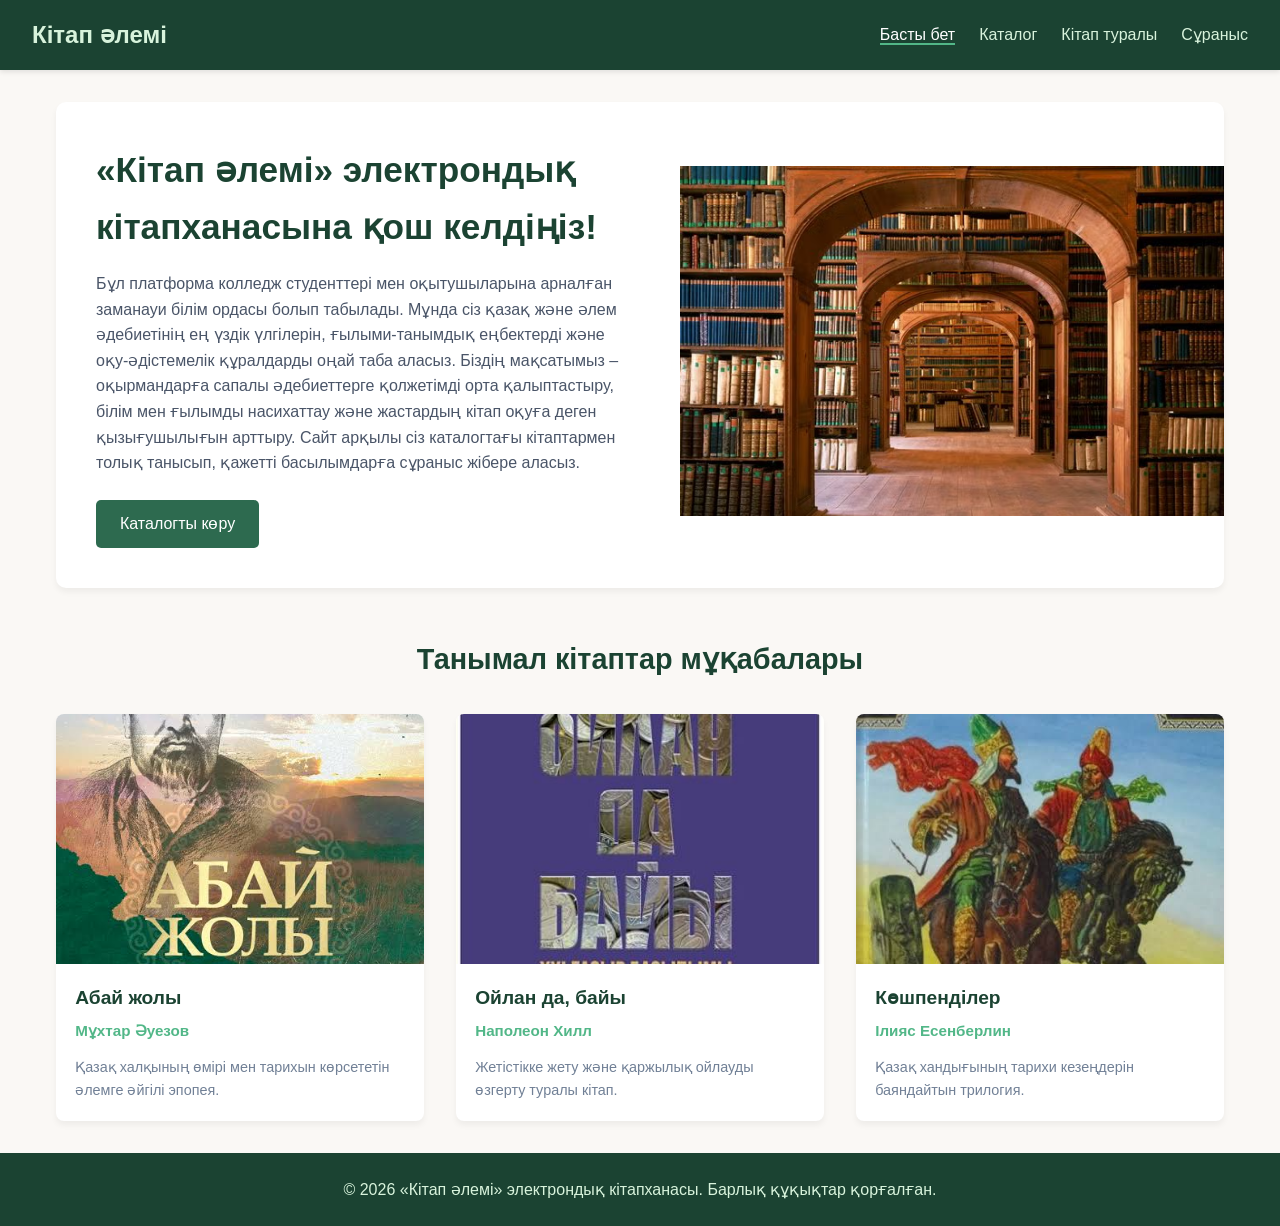
<file: index.html>
<!DOCTYPE html>
<html lang="kk">
<head>
    <meta charset="UTF-8">
    <meta name="viewport" content="width=device-width, initial-scale=1.0">
    <title>Кітап әлемі — Басты бет</title>
    <link rel="stylesheet" href="style.css">
</head>
<body>

    <!-- Жоғарғы мәзір -->
    <header>
        <div class="logo">Кітап әлемі</div>
        <nav>
            <ul>
                <li><a href="index.html" class="active">Басты бет</a></li>
                <li><a href="catalog.html">Каталог</a></li>
                <li><a href="detail.html">Кітап туралы</a></li>
                <li><a href="request.html">Сұраныс</a></li>
            </ul>
        </nav>
    </header>

    <!-- Негізгі бөлім -->
    <main>
        <section class="hero">
            <div class="hero-text">
                <h1>«Кітап әлемі» электрондық кітапханасына қош келдіңіз!</h1>
                <p>Бұл платформа колледж студенттері мен оқытушыларына арналған заманауи білім ордасы болып табылады. Мұнда сіз қазақ және әлем әдебиетінің ең үздік үлгілерін, ғылыми-танымдық еңбектерді және оқу-әдістемелік құралдарды оңай таба аласыз. Біздің мақсатымыз – оқырмандарға сапалы әдебиеттерге қолжетімді орта қалыптастыру, білім мен ғылымды насихаттау және жастардың кітап оқуға деген қызығушылығын арттыру. Сайт арқылы сіз каталогтағы кітаптармен толық танысып, қажетті басылымдарға сұраныс жібере аласыз.</p>
                <a href="catalog.html" class="btn">Каталогты көру</a>
            </div>
            <div class="hero-image">
                <img src="images/library.jpg" alt="Кітапхана интерьері">
            </div>
        </section>

        <h2 class="section-title">Танымал кітаптар мұқабалары</h2>
        
        <div class="books-grid">
            <div class="book-card">
                <img src="images/book1.jpg" alt="Абай жолы">
                <div class="book-info">
                    <h3 class="book-title">Абай жолы</h3>
                    <div class="book-author">Мұхтар Әуезов</div>
                    <p class="book-desc">Қазақ халқының өмірі мен тарихын көрсететін әлемге әйгілі эпопея.</p>
                </div>
            </div>

            <div class="book-card">
                <img src="images/book2.jpg" alt="Ойлан да, байы">
                <div class="book-info">
                    <h3 class="book-title">Ойлан да, байы</h3>
                    <div class="book-author">Наполеон Хилл</div>
                    <p class="book-desc">Жетістікке жету және қаржылық ойлауды өзгерту туралы кітап.</p>
                </div>
            </div>

            <div class="book-card">
                <img src="images/book3.jpg" alt="Көшпенділер">
                <div class="book-info">
                    <h3 class="book-title">Көшпенділер</h3>
                    <div class="book-author">Ілияс Есенберлин</div>
                    <p class="book-desc">Қазақ хандығының тарихи кезеңдерін баяндайтын трилогия.</p>
                </div>
            </div>
        </div>
    </main>

    <!-- Төменгі бөлік -->
    <footer>
        <p>&copy; 2026 «Кітап әлемі» электрондық кітапханасы. Барлық құқықтар қорғалған.</p>
    </footer>

</body>
</html>
</file>
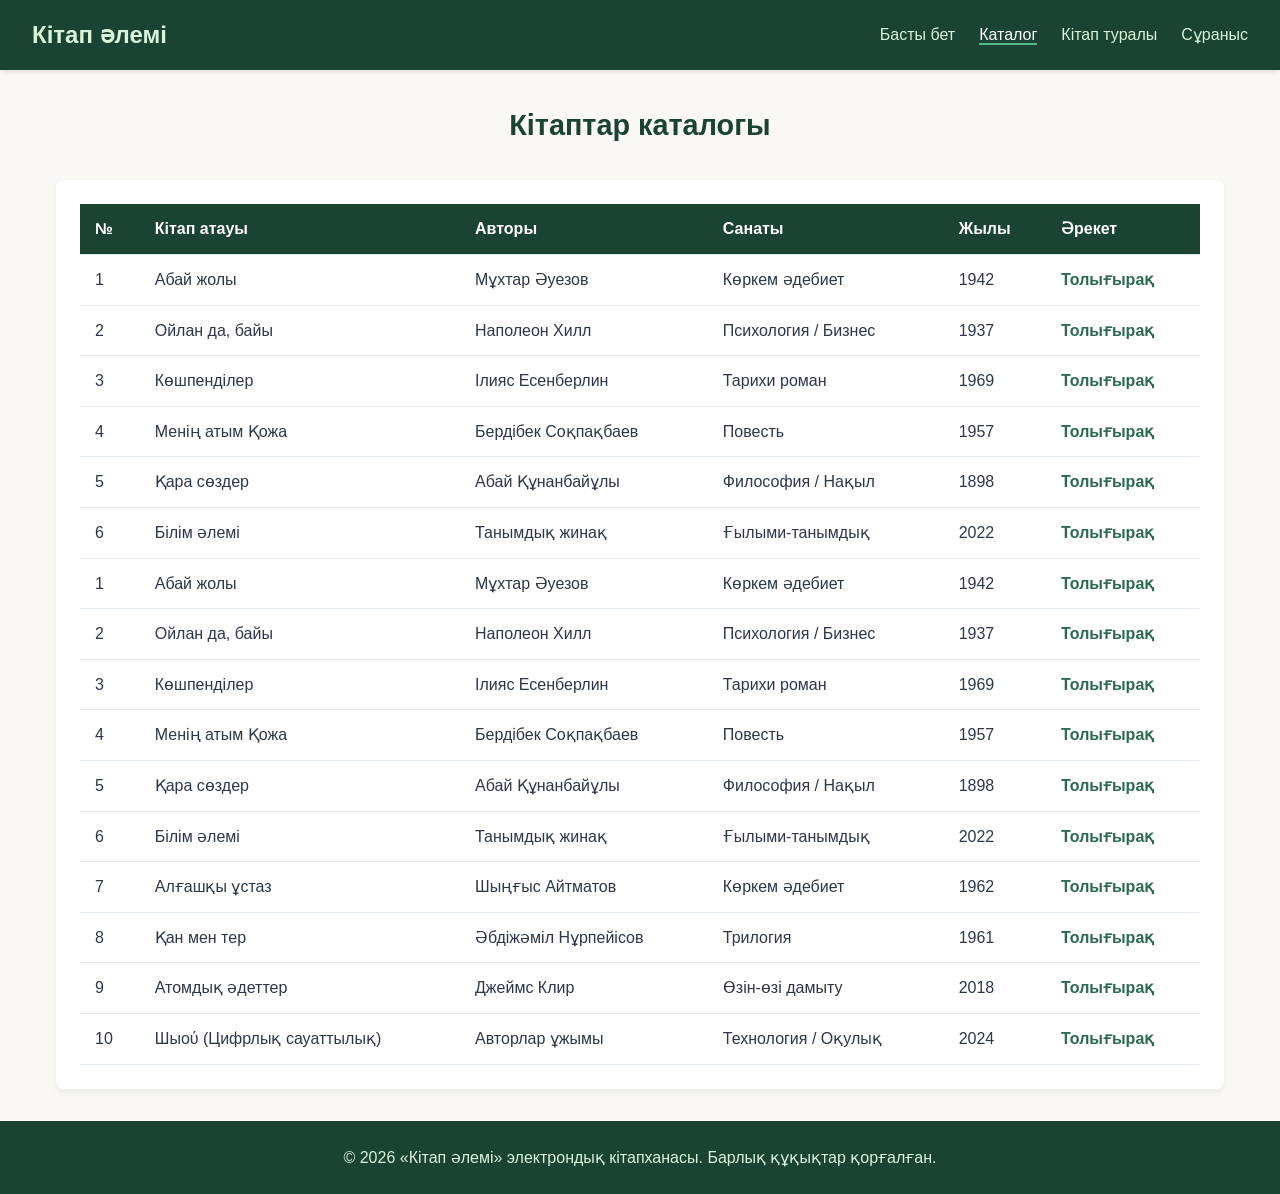
<file: catalog.html>
<!DOCTYPE html>
<html lang="kk">
<head>
    <meta charset="UTF-8">
    <meta name="viewport" content="width=device-width, initial-scale=1.0">
    <title>Кітап әлемі — Каталог</title>
    <link rel="stylesheet" href="style.css">
</head>
<body>

    <header>
        <div class="logo">Кітап әлемі</div>
        <nav>
            <ul>
                <li><a href="index.html">Басты бет</a></li>
                <li><a href="catalog.html" class="active">Каталог</a></li>
                <li><a href="detail.html">Кітап туралы</a></li>
                <li><a href="request.html">Сұраныс</a></li>
            </ul>
        </nav>
    </header>

    <main>
        <h2 class="section-title">Кітаптар каталогы</h2>
        
        <div class="table-container">
            <table class="catalog-table">
                <thead>
                    <tr>
                        <th>№</th>
                        <th>Кітап атауы</th>
                        <th>Авторы</th>
                        <th>Санаты</th>
                        <th>Жылы</th>
                        <th>Әрекет</th>
                    </tr>
                </thead>
                <tbody>
		<tr>
    <td>1</td>
    <td>Абай жолы</td>
    <td>Мұхтар Әуезов</td>
    <td>Көркем әдебиет</td>
    <td>1942</td>
    <td><a href="detail1.html">Толығырақ</a></td>
</tr>
<tr>
    <td>2</td>
    <td>Ойлан да, байы</td>
    <td>Наполеон Хилл</td>
    <td>Психология / Бизнес</td>
    <td>1937</td>
    <td><a href="detail2.html">Толығырақ</a></td>
</tr>
<tr>
    <td>3</td>
    <td>Көшпенділер</td>
    <td>Ілияс Есенберлин</td>
    <td>Тарихи роман</td>
    <td>1969</td>
    <td><a href="detail3.html">Толығырақ</a></td>
</tr>
<tr>
    <td>4</td>
    <td>Менің атым Қожа</td>
    <td>Бердібек Соқпақбаев</td>
    <td>Повесть</td>
    <td>1957</td>
    <td><a href="detail4.html">Толығырақ</a></td>
</tr>
<tr>
    <td>5</td>
    <td>Қара сөздер</td>
    <td>Абай Құнанбайұлы</td>
    <td>Философия / Нақыл</td>
    <td>1898</td>
    <td><a href="detail5.html">Толығырақ</a></td>
</tr>
<tr>
    <td>6</td>
    <td>Білім әлемі</td>
    <td>Танымдық жинақ</td>
    <td>Ғылыми-танымдық</td>
    <td>2022</td>
    <td><a href="detail6.html">Толығырақ</a></td>
</tr>
                    <tr>
                        <td>1</td>
                        <td>Абай жолы</td>
                        <td>Мұхтар Әуезов</td>
                        <td>Көркем әдебиет</td>
                        <td>1942</td>
                        <td><a href="detail.html">Толығырақ</a></td>
                    </tr>
                    <tr>
                        <td>2</td>
                        <td>Ойлан да, байы</td>
                        <td>Наполеон Хилл</td>
                        <td>Психология / Бизнес</td>
                        <td>1937</td>
                        <td><a href="detail.html">Толығырақ</a></td>
                    </tr>
                    <tr>
                        <td>3</td>
                        <td>Көшпенділер</td>
                        <td>Ілияс Есенберлин</td>
                        <td>Тарихи роман</td>
                        <td>1969</td>
                        <td><a href="detail.html">Толығырақ</a></td>
                    </tr>
                    <tr>
                        <td>4</td>
                        <td>Менің атым Қожа</td>
                        <td>Бердібек Соқпақбаев</td>
                        <td>Повесть</td>
                        <td>1957</td>
                        <td><a href="detail.html">Толығырақ</a></td>
                    </tr>
                    <tr>
                        <td>5</td>
                        <td>Қара сөздер</td>
                        <td>Абай Құнанбайұлы</td>
                        <td>Философия / Нақыл</td>
                        <td>1898</td>
                        <td><a href="detail.html">Толығырақ</a></td>
                    </tr>
                    <tr>
                        <td>6</td>
                        <td>Білім әлемі</td>
                        <td>Танымдық жинақ</td>
                        <td>Ғылыми-танымдық</td>
                        <td>2022</td>
                        <td><a href="detail.html">Толығырақ</a></td>
                    </tr>
                    <tr>
                        <td>7</td>
                        <td>Алғашқы ұстаз</td>
                        <td>Шыңғыс Айтматов</td>
                        <td>Көркем әдебиет</td>
                        <td>1962</td>
                        <td><a href="detail.html">Толығырақ</a></td>
                    </tr>
                    <tr>
                        <td>8</td>
                        <td>Қан мен тер</td>
                        <td>Әбдіжәміл Нұрпейісов</td>
                        <td>Трилогия</td>
                        <td>1961</td>
                        <td><a href="detail.html">Толығырақ</a></td>
                    </tr>
                    <tr>
                        <td>9</td>
                        <td>Атомдық әдеттер</td>
                        <td>Джеймс Клир</td>
                        <td>Өзін-өзі дамыту</td>
                        <td>2018</td>
                        <td><a href="detail.html">Толығырақ</a></td>
                    </tr>
                    <tr>
                        <td>10</td>
                        <td>Шыού (Цифрлық сауаттылық)</td>
                        <td>Авторлар ұжымы</td>
                        <td>Технология / Оқулық</td>
                        <td>2024</td>
                        <td><a href="detail.html">Толығырақ</a></td>
                    </tr>
                </tbody>
            </table>
        </div>
    </main>

    <footer>
        <p>&copy; 2026 «Кітап әлемі» электрондық кітапханасы. Барлық құқықтар қорғалған.</p>
    </footer>

</body>
</html>
</file>
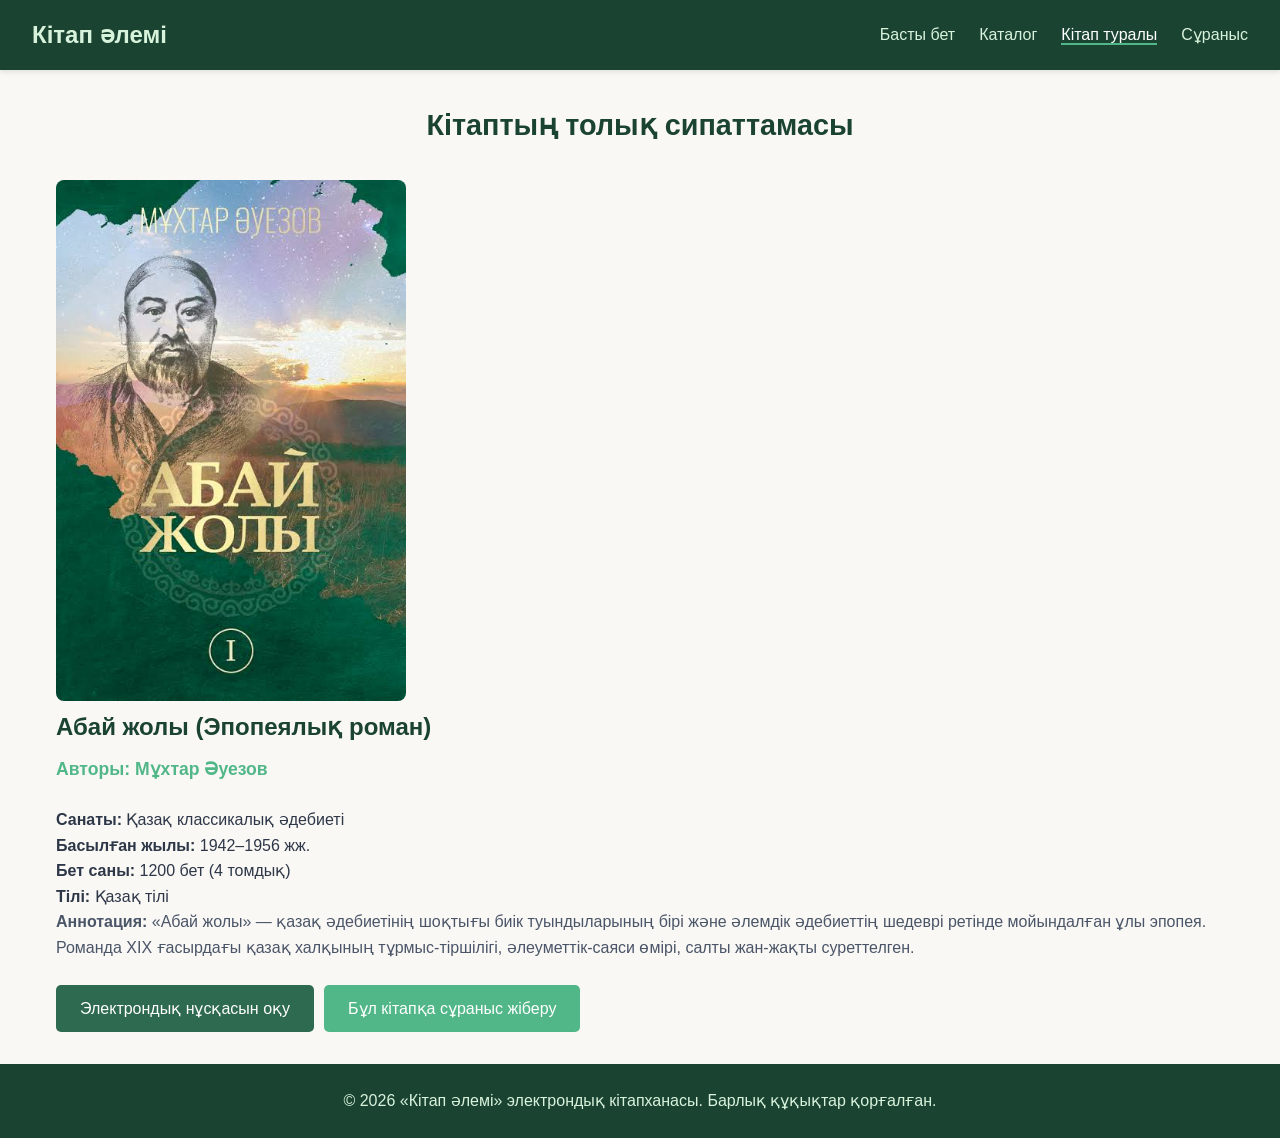
<file: detail.html>
<!DOCTYPE html>
<html lang="kk">
<head>
    <meta charset="UTF-8">
    <meta name="viewport" content="width=device-width, initial-scale=1.0">
    <title>Абай жолы — Кітап әлемі</title>
    <link rel="stylesheet" href="style.css">
</head>
<body>
    <header>
        <div class="logo">Кітап әлемі</div>
        <nav>
            <ul>
                <li><a href="index.html">Басты бет</a></li>
                <li><a href="catalog.html">Каталог</a></li>
                <li><a href="detail1.html" class="active">Кітап туралы</a></li>
                <li><a href="request.html">Сұраныс</a></li>
            </ul>
        </nav>
    </header>

    <main>
        <h1 class="section-title">Кітаптың толық сипаттамасы</h1>
        <div class="detail-card">
            <div class="detail-img">
                <img src="images/book1.jpg" alt="Абай жолы">
            </div>
            <div class="detail-info">
                <h2>Абай жолы (Эпопеялық роман)</h2>
                <p class="author">Авторы: Мұхтар Әуезов</p>
                <div class="meta-item"><strong>Санаты:</strong> Қазақ классикалық әдебиеті</div>
                <div class="meta-item"><strong>Басылған жылы:</strong> 1942–1956 жж.</div>
                <div class="meta-item"><strong>Бет саны:</strong> 1200 бет (4 томдық)</div>
                <div class="meta-item"><strong>Тілі:</strong> Қазақ тілі</div>
                
                <p class="annotation"><strong>Аннотация:</strong> «Абай жолы» — қазақ әдебиетінің шоқтығы биік туындыларының бірі және әлемдік әдебиеттің шедеврі ретінде мойындалған ұлы эпопея. Романда XIX ғасырдағы қазақ халқының тұрмыс-тіршілігі, әлеуметтік-саяси өмірі, салты жан-жақты суреттелген.</p>
                
                <div style="display: flex; gap: 10px; margin-top: 1.5rem; flex-wrap: wrap;">
                    <a href="https://kitap.kz/books/abaj_zholy_1_tom/read" target="_blank" class="btn" style="background-color: #2D6A4F;">Электрондық нұсқасын оқу</a>
                    <a href="request.html" class="btn" style="background-color: #52B788;">Бұл кітапқа сұраныс жіберу</a>
                </div>
            </div>
        </div>
    </main>

    <footer>
        <p>&copy; 2026 «Кітап әлемі» электрондық кітапханасы. Барлық құқықтар қорғалған.</p>
    </footer>
</body>
</html>
</file>
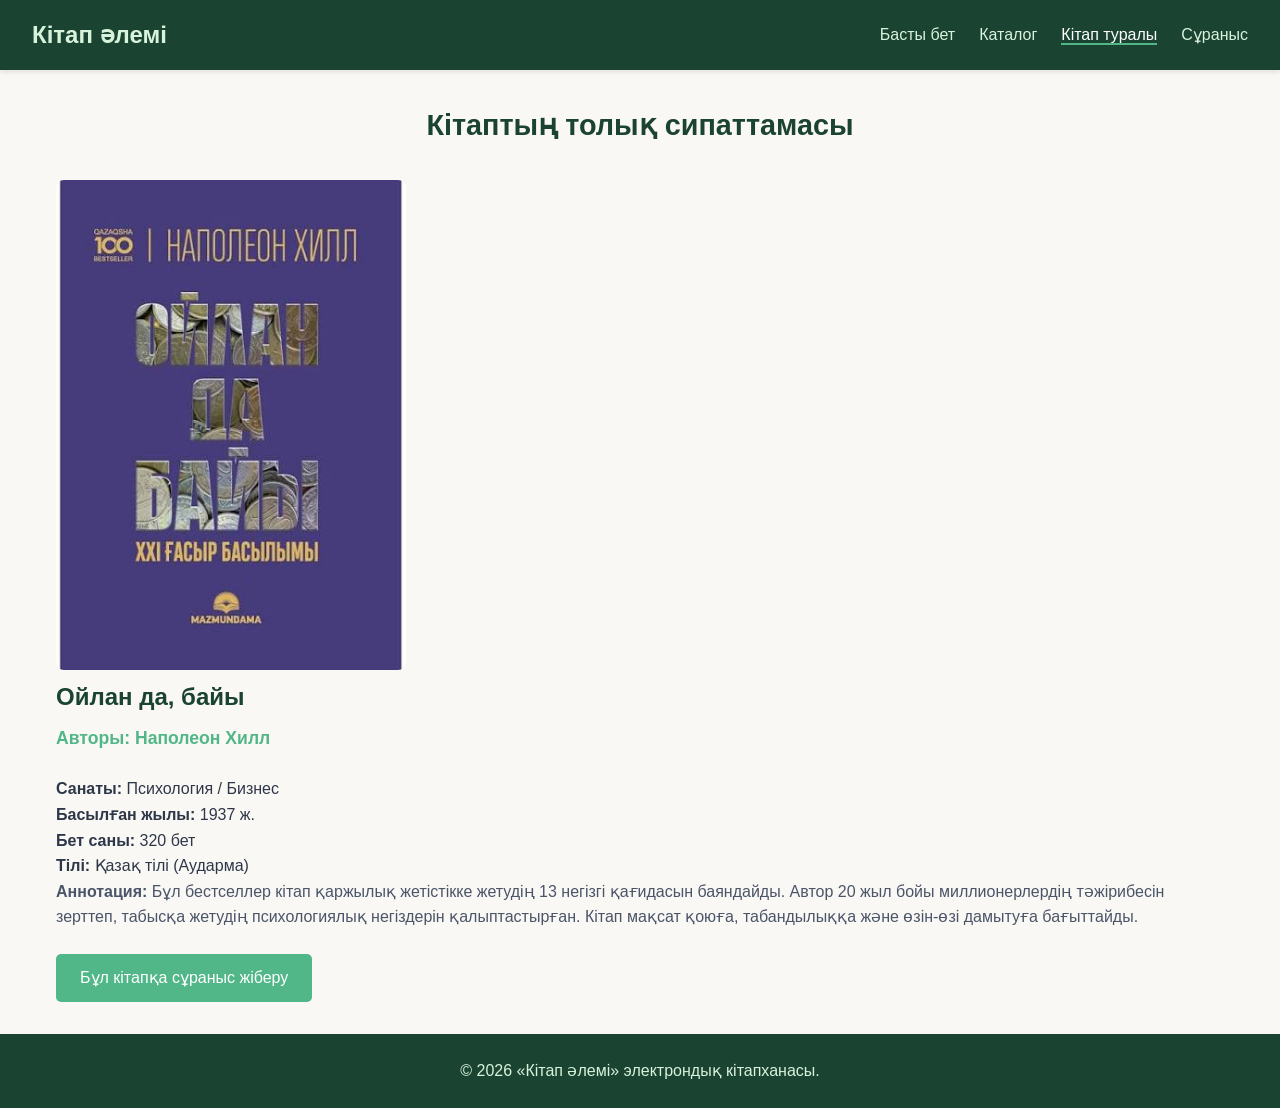
<file: detail2.html>
<!DOCTYPE html>
<html lang="kk">
<head>
    <meta charset="UTF-8">
    <meta name="viewport" content="width=device-width, initial-scale=1.0">
    <title>Ойлан да, байы — Кітап әлемі</title>
    <link rel="stylesheet" href="style.css">
</head>
<body>
    <header>
        <div class="logo">Кітап әлемі</div>
        <nav>
            <ul>
                <li><a href="index.html">Басты бет</a></li>
                <li><a href="catalog.html">Каталог</a></li>
                <li><a href="detail2.html" class="active">Кітап туралы</a></li>
                <li><a href="request.html">Сұраныс</a></li>
            </ul>
        </nav>
    </header>

    <main>
        <h1 class="section-title">Кітаптың толық сипаттамасы</h1>
        <div class="detail-card">
            <div class="detail-img">
                <img src="images/book2.jpg" alt="Ойлан да, байы">
            </div>
            <div class="detail-info">
                <h2>Ойлан да, байы</h2>
                <p class="author">Авторы: Наполеон Хилл</p>
                <div class="meta-item"><strong>Санаты:</strong> Психология / Бизнес</div>
                <div class="meta-item"><strong>Басылған жылы:</strong> 1937 ж.</div>
                <div class="meta-item"><strong>Бет саны:</strong> 320 бет</div>
                <div class="meta-item"><strong>Тілі:</strong> Қазақ тілі (Аударма)</div>
                
                <p class="annotation"><strong>Аннотация:</strong> Бұл бестселлер кітап қаржылық жетістікке жетудің 13 негізгі қағидасын баяндайды. Автор 20 жыл бойы миллионерлердің тәжірибесін зерттеп, табысқа жетудің психологиялық негіздерін қалыптастырған. Кітап мақсат қоюға, табандылыққа және өзін-өзі дамытуға бағыттайды.</p>

                <div style="display: flex; gap: 10px; margin-top: 1.5rem; flex-wrap: wrap;">
                    <a href="request.html" class="btn" style="background-color: #52B788;">Бұл кітапқа сұраныс жіберу</a>
                </div>
            </div>
        </div>
    </main>

    <footer>
        <p>&copy; 2026 «Кітап әлемі» электрондық кітапханасы.</p>
    </footer>
</body>
</html>
</file>
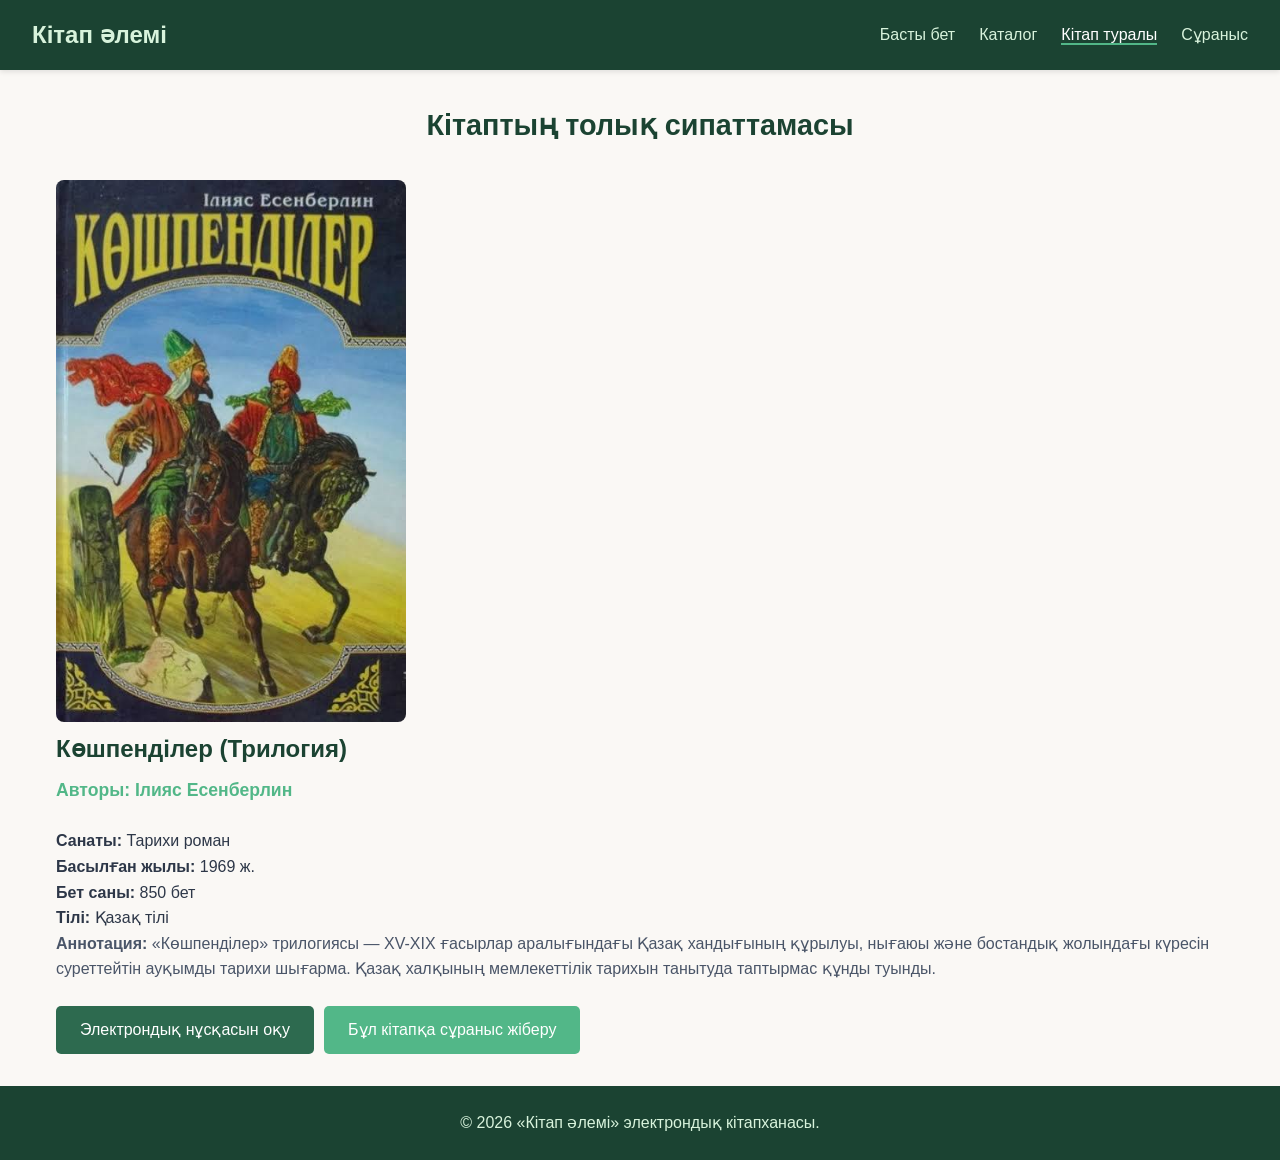
<file: detail3.html>
<!DOCTYPE html>
<html lang="kk">
<head>
    <meta charset="UTF-8">
    <meta name="viewport" content="width=device-width, initial-scale=1.0">
    <title>Көшпенділер — Кітап әлемі</title>
    <link rel="stylesheet" href="style.css">
</head>
<body>
    <header>
        <div class="logo">Кітап әлемі</div>
        <nav>
            <ul>
                <li><a href="index.html">Басты бет</a></li>
                <li><a href="catalog.html">Каталог</a></li>
                <li><a href="detail3.html" class="active">Кітап туралы</a></li>
                <li><a href="request.html">Сұраныс</a></li>
            </ul>
        </nav>
    </header>

    <main>
        <h1 class="section-title">Кітаптың толық сипаттамасы</h1>
        <div class="detail-card">
            <div class="detail-img">
                <img src="images/book3.jpg" alt="Көшпенділер">
            </div>
            <div class="detail-info">
                <h2>Көшпенділер (Трилогия)</h2>
                <p class="author">Авторы: Ілияс Есенберлин</p>
                <div class="meta-item"><strong>Санаты:</strong> Тарихи роман</div>
                <div class="meta-item"><strong>Басылған жылы:</strong> 1969 ж.</div>
                <div class="meta-item"><strong>Бет саны:</strong> 850 бет</div>
                <div class="meta-item"><strong>Тілі:</strong> Қазақ тілі</div>
                
                <p class="annotation"><strong>Аннотация:</strong> «Көшпенділер» трилогиясы — XV-XIX ғасырлар аралығындағы Қазақ хандығының құрылуы, нығаюы және бостандық жолындағы күресін суреттейтін ауқымды тарихи шығарма. Қазақ халқының мемлекеттілік тарихын танытуда таптырмас құнды туынды.</p>

                <div style="display: flex; gap: 10px; margin-top: 1.5rem; flex-wrap: wrap;">
                    <a href="https://kitap.kz/books/koshpendiler_1_kitap/read" target="_blank" class="btn" style="background-color: #2D6A4F;">Электрондық нұсқасын оқу</a>
                    <a href="request.html" class="btn" style="background-color: #52B788;">Бұл кітапқа сұраныс жіберу</a>
                </div>
            </div>
        </div>
    </main>

    <footer>
        <p>&copy; 2026 «Кітап әлемі» электрондық кітапханасы.</p>
    </footer>
</body>
</html>
</file>
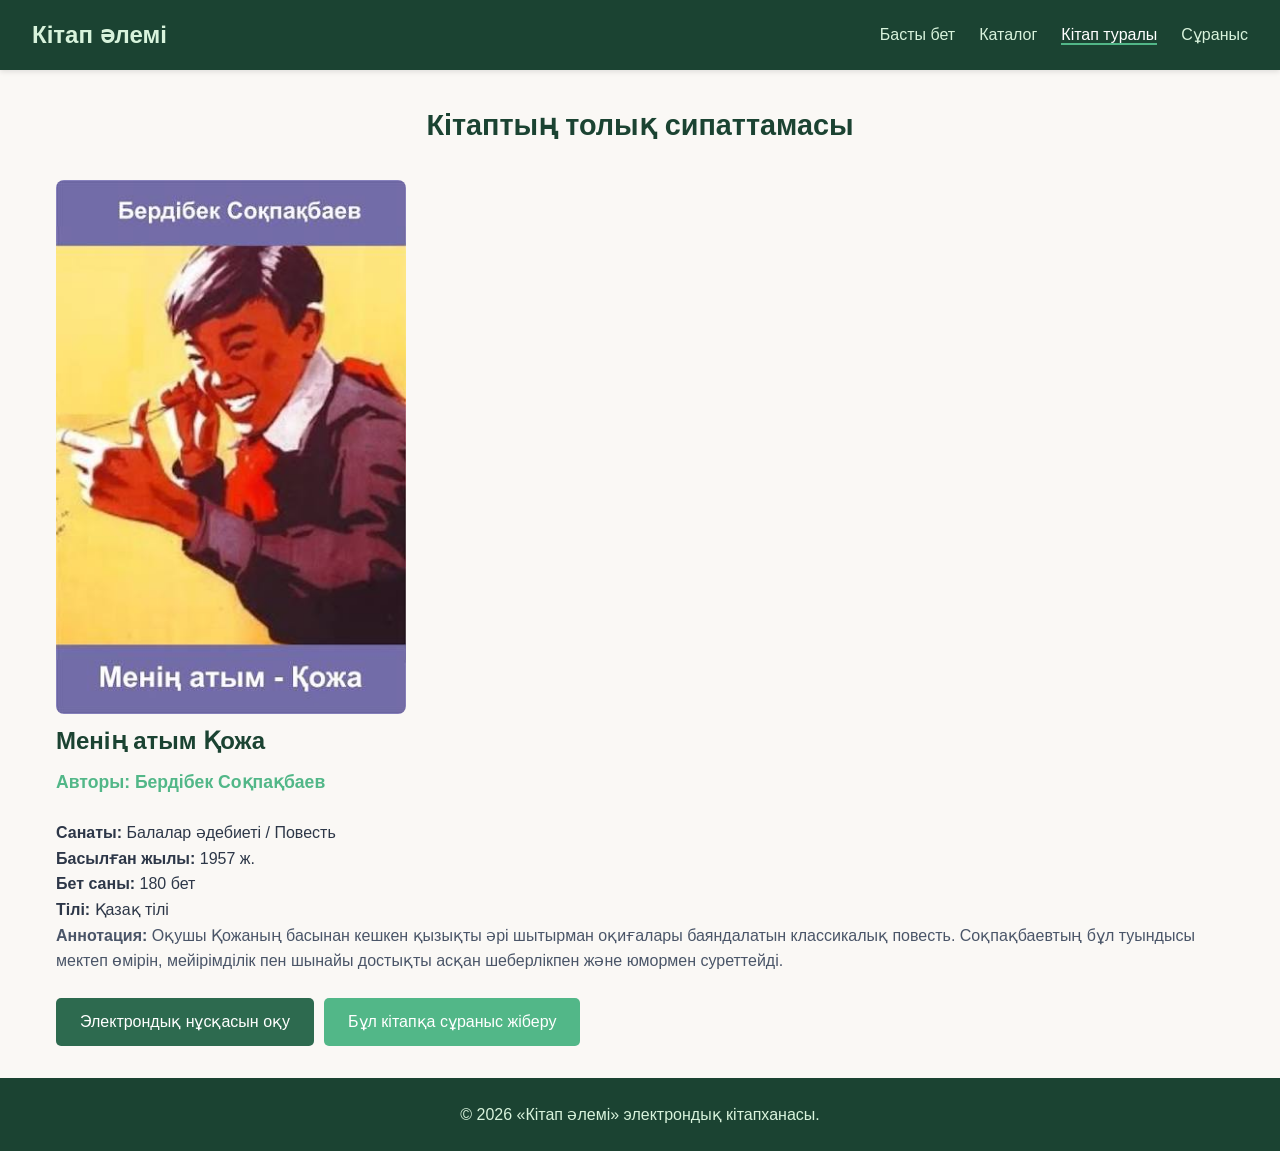
<file: detail4.html>
<!DOCTYPE html>
<html lang="kk">
<head>
    <meta charset="UTF-8">
    <meta name="viewport" content="width=device-width, initial-scale=1.0">
    <title>Менің атым Қожа — Кітап әлемі</title>
    <link rel="stylesheet" href="style.css">
</head>
<body>
    <header>
        <div class="logo">Кітап әлемі</div>
        <nav>
            <ul>
                <li><a href="index.html">Басты бет</a></li>
                <li><a href="catalog.html">Каталог</a></li>
                <li><a href="detail4.html" class="active">Кітап туралы</a></li>
                <li><a href="request.html">Сұраныс</a></li>
            </ul>
        </nav>
    </header>

    <main>
        <h1 class="section-title">Кітаптың толық сипаттамасы</h1>
        <div class="detail-card">
            <div class="detail-img">
                <img src="images/book4.jpg" alt="Менің атым Қожа">
            </div>
            <div class="detail-info">
                <h2>Менің атым Қожа</h2>
                <p class="author">Авторы: Бердібек Соқпақбаев</p>
                <div class="meta-item"><strong>Санаты:</strong> Балалар әдебиеті / Повесть</div>
                <div class="meta-item"><strong>Басылған жылы:</strong> 1957 ж.</div>
                <div class="meta-item"><strong>Бет саны:</strong> 180 бет</div>
                <div class="meta-item"><strong>Тілі:</strong> Қазақ тілі</div>
                
                <p class="annotation"><strong>Аннотация:</strong> Оқушы Қожаның басынан кешкен қызықты әрі шытырман оқиғалары баяндалатын классикалық повесть. Соқпақбаевтың бұл туындысы мектеп өмірін, мейірімділік пен шынайы достықты асқан шеберлікпен және юмормен суреттейді.</p>

                <div style="display: flex; gap: 10px; margin-top: 1.5rem; flex-wrap: wrap;">
                    <a href="https://kitap.kz/books/menin_atym_kozha/read" target="_blank" class="btn" style="background-color: #2D6A4F;">Электрондық нұсқасын оқу</a>
                    <a href="request.html" class="btn" style="background-color: #52B788;">Бұл кітапқа сұраныс жіберу</a>
                </div>
            </div>
        </div>
    </main>

    <footer>
        <p>&copy; 2026 «Кітап әлемі» электрондық кітапханасы.</p>
    </footer>
</body>
</html>
</file>
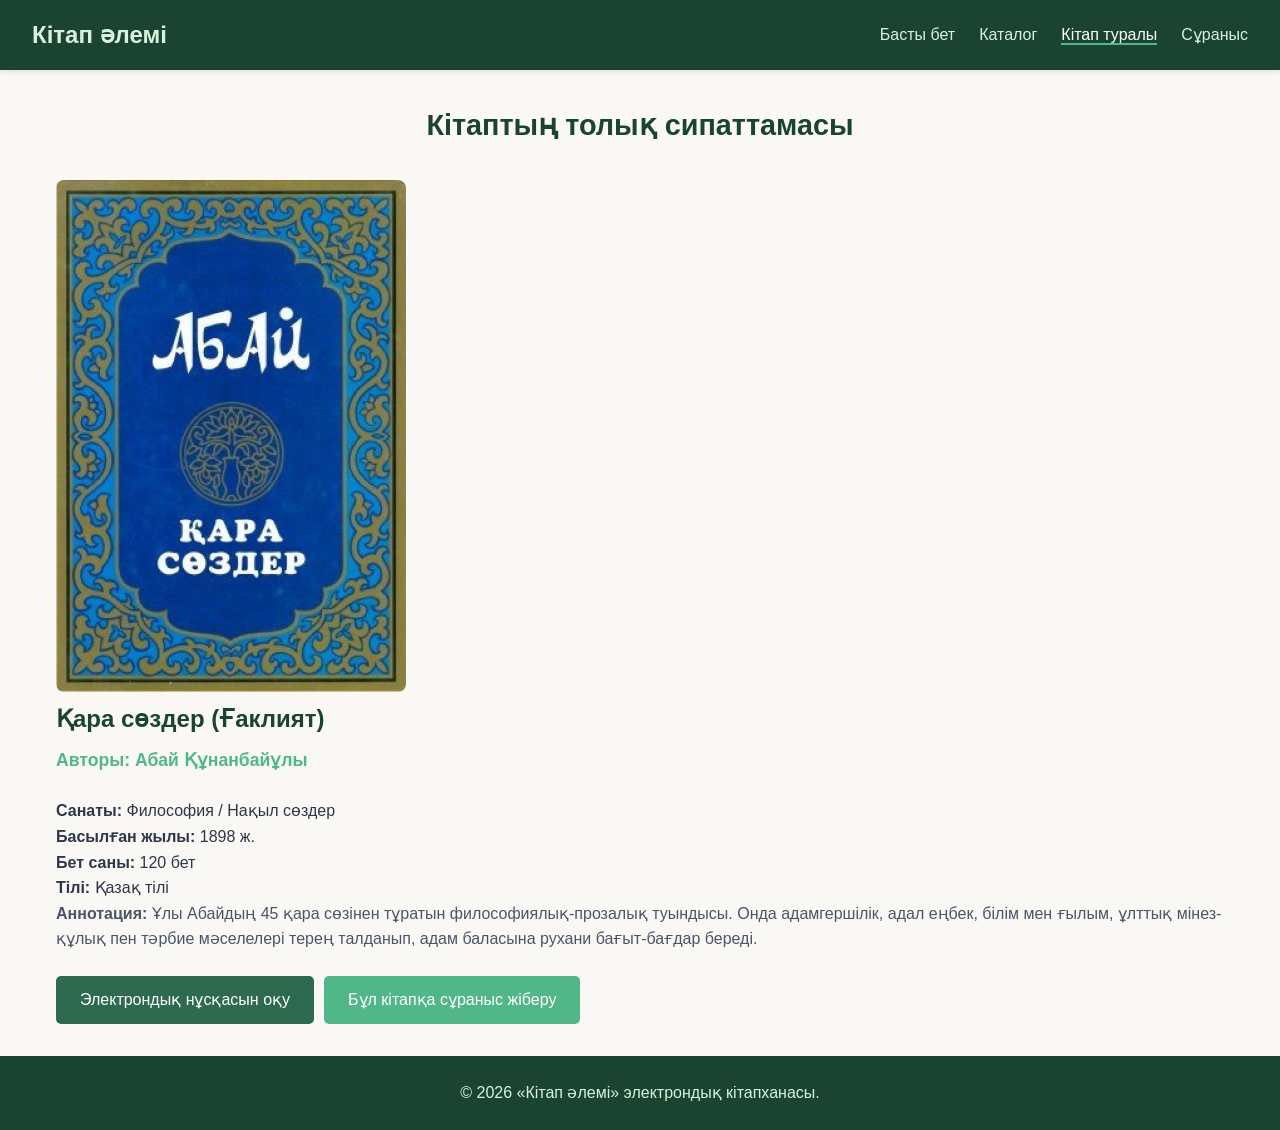
<file: detail5.html>
<!DOCTYPE html>
<html lang="kk">
<head>
    <meta charset="UTF-8">
    <meta name="viewport" content="width=device-width, initial-scale=1.0">
    <title>Қара сөздер — Кітап әлемі</title>
    <link rel="stylesheet" href="style.css">
</head>
<body>
    <header>
        <div class="logo">Кітап әлемі</div>
        <nav>
            <ul>
                <li><a href="index.html">Басты бет</a></li>
                <li><a href="catalog.html">Каталог</a></li>
                <li><a href="detail5.html" class="active">Кітап туралы</a></li>
                <li><a href="request.html">Сұраныс</a></li>
            </ul>
        </nav>
    </header>

    <main>
        <h1 class="section-title">Кітаптың толық сипаттамасы</h1>
        <div class="detail-card">
            <div class="detail-img">
                <img src="images/book5.jpg" alt="Қара сөздер">
            </div>
            <div class="detail-info">
                <h2>Қара сөздер (Ғаклият)</h2>
                <p class="author">Авторы: Абай Құнанбайұлы</p>
                <div class="meta-item"><strong>Санаты:</strong> Философия / Нақыл сөздер</div>
                <div class="meta-item"><strong>Басылған жылы:</strong> 1898 ж.</div>
                <div class="meta-item"><strong>Бет саны:</strong> 120 бет</div>
                <div class="meta-item"><strong>Тілі:</strong> Қазақ тілі</div>
                
                <p class="annotation"><strong>Аннотация:</strong> Ұлы Абайдың 45 қара сөзінен тұратын философиялық-прозалық туындысы. Онда адамгершілік, адал еңбек, білім мен ғылым, ұлттық мінез-құлық пен тәрбие мәселелері терең талданып, адам баласына рухани бағыт-бағдар береді.</p>

                <div style="display: flex; gap: 10px; margin-top: 1.5rem; flex-wrap: wrap;">
                    <a href="https://kitap.kz/books/kara_sozder/read" target="_blank" class="btn" style="background-color: #2D6A4F;">Электрондық нұсқасын оқу</a>
                    <a href="request.html" class="btn" style="background-color: #52B788;">Бұл кітапқа сұраныс жіберу</a>
                </div>
            </div>
        </div>
    </main>

    <footer>
        <p>&copy; 2026 «Кітап әлемі» электрондық кітапханасы.</p>
    </footer>
</body>
</html>
</file>
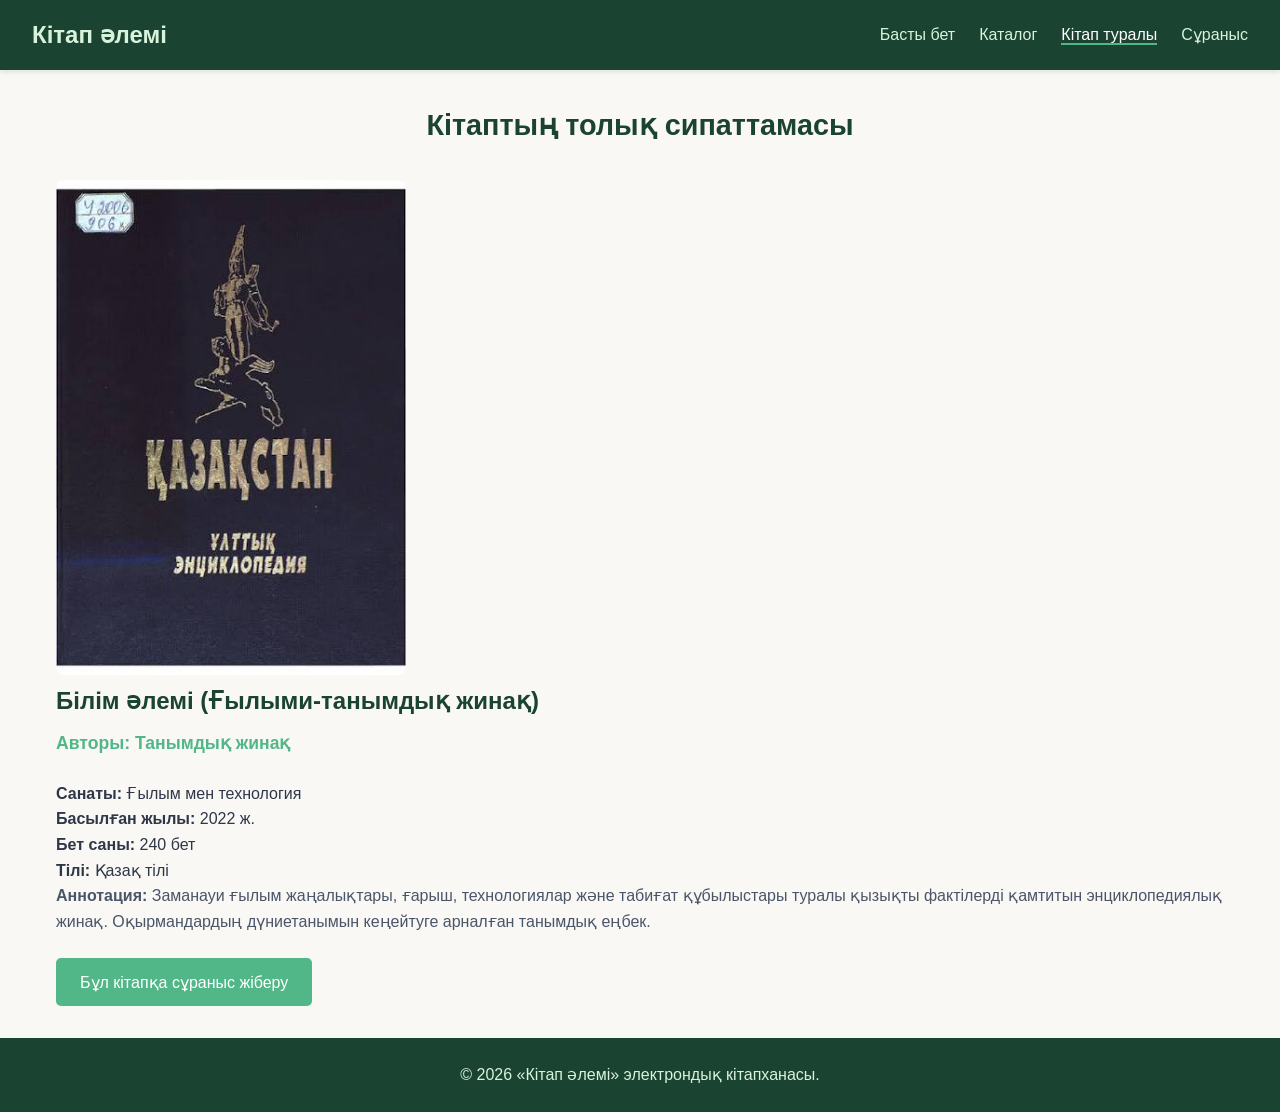
<file: detail6.html>
<!DOCTYPE html>
<html lang="kk">
<head>
    <meta charset="UTF-8">
    <meta name="viewport" content="width=device-width, initial-scale=1.0">
    <title>Білім әлемі — Кітап әлемі</title>
    <link rel="stylesheet" href="style.css">
</head>
<body>
    <header>
        <div class="logo">Кітап әлемі</div>
        <nav>
            <ul>
                <li><a href="index.html">Басты бет</a></li>
                <li><a href="catalog.html">Каталог</a></li>
                <li><a href="detail6.html" class="active">Кітап туралы</a></li>
                <li><a href="request.html">Сұраныс</a></li>
            </ul>
        </nav>
    </header>

    <main>
        <h1 class="section-title">Кітаптың толық сипаттамасы</h1>
        <div class="detail-card">
            <div class="detail-img">
                <img src="images/book6.jpg" alt="Білім әлемі">
            </div>
            <div class="detail-info">
                <h2>Білім әлемі (Ғылыми-танымдық жинақ)</h2>
                <p class="author">Авторы: Танымдық жинақ</p>
                <div class="meta-item"><strong>Санаты:</strong> Ғылым мен технология</div>
                <div class="meta-item"><strong>Басылған жылы:</strong> 2022 ж.</div>
                <div class="meta-item"><strong>Бет саны:</strong> 240 бет</div>
                <div class="meta-item"><strong>Тілі:</strong> Қазақ тілі</div>
                
                <p class="annotation"><strong>Аннотация:</strong> Заманауи ғылым жаңалықтары, ғарыш, технологиялар және табиғат құбылыстары туралы қызықты фактілерді қамтитын энциклопедиялық жинақ. Оқырмандардың дүниетанымын кеңейтуге арналған танымдық еңбек.</p>

                <div style="display: flex; gap: 10px; margin-top: 1.5rem; flex-wrap: wrap;">
                    <a href="request.html" class="btn" style="background-color: #52B788;">Бұл кітапқа сұраныс жіберу</a>
                </div>
            </div>
        </div>
    </main>

    <footer>
        <p>&copy; 2026 «Кітап әлемі» электрондық кітапханасы.</p>
    </footer>
</body>
</html>
</file>
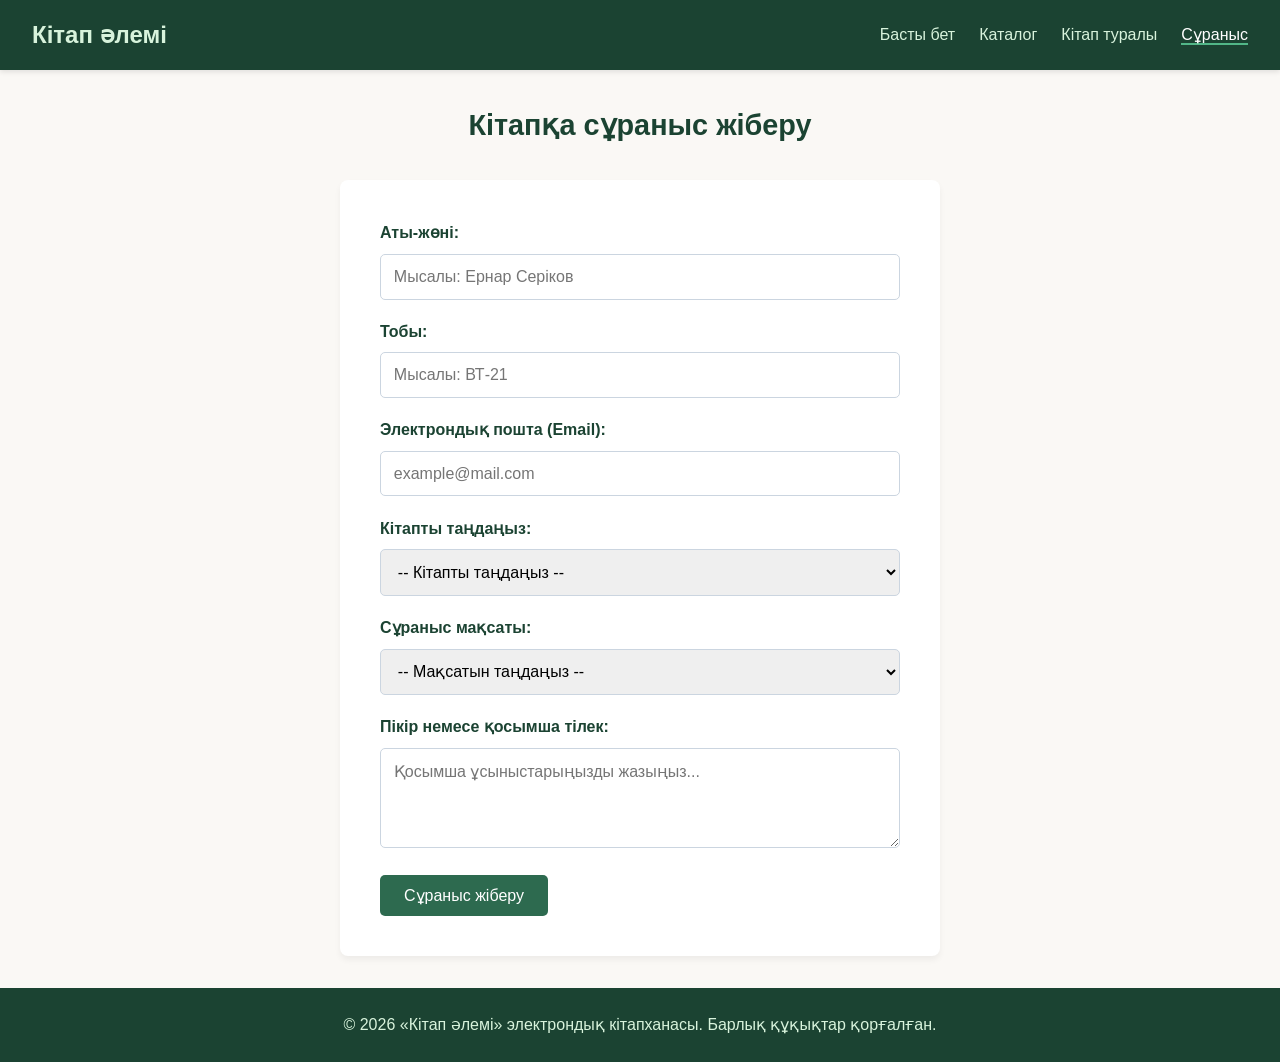
<file: request.html>
<!DOCTYPE html>
<html lang="kk">
<head>
    <meta charset="UTF-8">
    <meta name="viewport" content="width=device-width, initial-scale=1.0">
    <title>Кітап әлемі — Сұраныс беру</title>
    <link rel="stylesheet" href="style.css">
</head>
<body>

    <header>
        <div class="logo">Кітап әлемі</div>
        <nav>
            <ul>
                <li><a href="index.html">Басты бет</a></li>
                <li><a href="catalog.html">Каталог</a></li>
                <li><a href="detail.html">Кітап туралы</a></li>
                <li><a href="request.html" class="active">Сұраныс</a></li>
            </ul>
        </nav>
    </header>

    <main>
        <h2 class="section-title">Кітапқа сұраныс жіберу</h2>
        
        <div class="form-container">
            <form action="#" method="get">
                <div class="form-group">
                    <label for="name">Аты-жөні:</label>
                    <input type="text" id="name" name="name" required minlength="3" placeholder="Мысалы: Ернар Серіков">
                </div>

                <div class="form-group">
                    <label for="group">Тобы:</label>
                    <input type="text" id="group" name="group" required placeholder="Мысалы: ВТ-21">
                </div>

                <div class="form-group">
                    <label for="email">Электрондық пошта (Email):</label>
                    <input type="email" id="email" name="email" required placeholder="example@mail.com">
                </div>

                <div class="form-group">
                    <label for="book">Кітапты таңдаңыз:</label>
                    <select id="book" name="book" required>
                        <option value="">-- Кітапты таңдаңыз --</option>
                        <option value="abai-zholy">Абай жолы — Мұхтар Әуезов</option>
                        <option value="oylan-bayi">Ойлан да, байы — Наполеон Хилл</option>
                        <option value="koshpendiler">Көшпенділер — Ілияс Есенберлин</option>
                        <option value="kozha">Менің атым Қожа — Бердібек Соқпақбаев</option>
                        <option value="qara-sozder">Қара сөздер — Абай Құнанбайұлы</option>
                    </select>
                </div>

                <div class="form-group">
                    <label for="purpose">Сұраныс мақсаты:</label>
                    <select id="purpose" name="purpose" required>
                        <option value="">-- Мақсатын таңдаңыз --</option>
                        <option value="study">Оқу сабақтары үшін</option>
                        <option value="research">Ғылыми жоба / реферат</option>
                        <option value="self-development">Жеке даму және оқу</option>
                    </select>
                </div>

                <div class="form-group">
                    <label for="comment">Пікір немесе қосымша тілек:</label>
                    <textarea id="comment" name="comment" placeholder="Қосымша ұсыныстарыңызды жазыңыз..."></textarea>
                </div>

                <button type="submit" class="btn">Сұраныс жіберу</button>
            </form>
        </div>
    </main>

    <footer>
        <p>&copy; 2026 «Кітап әлемі» электрондық кітапханасы. Барлық құқықтар қорғалған.</p>
    </footer>

</body>
</html>
</file>
<file: style.css>
/* ЖАЛПЫ СТИЛЬДЕР */
* {
    margin: 0;
    padding: 0;
    box-sizing: border-box;
    font-family: 'Segoe UI', Tahoma, Geneva, Verdana, sans-serif;
}

body {
    background-color: #FAF8F5;
    color: #2D3748;
    line-height: 1.6;
    display: flex;
    flex-direction: column;
    min-height: 100vh;
}

/* ЖОҒАРҒЫ МӘЗІР (HEADER) */
header {
    background-color: #1B4332;
    color: white;
    padding: 1rem 2rem;
    display: flex;
    justify-content: space-between;
    align-items: center;
    box-shadow: 0 2px 5px rgba(0,0,0,0.1);
}

.logo {
    font-size: 1.5rem;
    font-weight: bold;
    color: #D8F3DC;
}

nav ul {
    display: flex;
    list-style: none;
    gap: 1.5rem;
}

nav a {
    color: #D8F3DC;
    text-decoration: none;
    font-weight: 500;
    transition: color 0.3s;
}

nav a:hover, nav a.active {
    color: #FFFFFF;
    border-bottom: 2px solid #52B788;
}

/* НЕГІЗГІ БӨЛІК */
main {
    flex: 1;
    max-width: 1200px;
    margin: 2rem auto;
    padding: 0 1rem;
    width: 100%;
}

/* БАТЫРМАЛАР */
.btn {
    display: inline-block;
    background-color: #2D6A4F;
    color: white;
    padding: 0.7rem 1.5rem;
    text-decoration: none;
    border-radius: 5px;
    border: none;
    cursor: pointer;
    font-size: 1rem;
    transition: background-color 0.3s;
}

.btn:hover {
    background-color: #1B4332;
}

/* БАСТЫ БЕТТЕГІ HERO БӨЛІМІ */
.hero {
    background-color: white;
    border-radius: 10px;
    overflow: hidden;
    display: flex;
    flex-wrap: wrap;
    align-items: center;
    box-shadow: 0 4px 6px rgba(0,0,0,0.05);
    margin-bottom: 3rem;
}

.hero-text {
    flex: 1;
    padding: 2.5rem;
    min-width: 300px;
}

.hero-text h1 {
    font-size: 2.2rem;
    color: #1B4332;
    margin-bottom: 1rem;
}

.hero-text p {
    margin-bottom: 1.5rem;
    color: #4A5568;
}

.hero-image {
    flex: 1;
    min-width: 300px;
}

.hero-image img {
    width: 100%;
    height: 100%;
    object-fit: cover;
    max-height: 350px;
}

/* КІТАП КАРТОЧКАЛАРЫ */
.section-title {
    text-align: center;
    color: #1B4332;
    margin-bottom: 2rem;
    font-size: 1.8rem;
}

.books-grid {
    display: grid;
    grid-template-columns: repeat(auto-fit, minmax(280px, 1fr));
    gap: 2rem;
}

.book-card {
    background: white;
    border-radius: 8px;
    overflow: hidden;
    box-shadow: 0 4px 6px rgba(0,0,0,0.05);
    display: flex;
    flex-direction: column;
    transition: transform 0.3s, box-shadow 0.3s;
}

.book-card:hover {
    transform: translateY(-5px);
    box-shadow: 0 8px 15px rgba(0,0,0,0.1);
}

.book-card img {
    width: 100%;
    height: 250px;
    object-fit: cover;
}

.book-info {
    padding: 1.2rem;
    display: flex;
    flex-direction: column;
    flex: 1;
}

.book-title {
    font-size: 1.2rem;
    color: #1B4332;
    margin-bottom: 0.3rem;
}

.book-author {
    font-size: 0.95rem;
    color: #52B788;
    font-weight: 600;
    margin-bottom: 0.8rem;
}

.book-desc {
    font-size: 0.9rem;
    color: #718096;
    flex: 1;
}

/* КАТАЛОГ КЕСТЕСІ */
.table-container {
    background: white;
    padding: 1.5rem;
    border-radius: 8px;
    box-shadow: 0 4px 6px rgba(0,0,0,0.05);
    overflow-x: auto;
}

content-table {
    width: 100%;
    border-collapse: collapse;
}

.catalog-table {
    width: 100%;
    border-collapse: collapse;
    text-align: left;
}

.catalog-table th, .catalog-table td {
    padding: 12px 15px;
    border-bottom: 1px solid #E2E8F0;
}

.catalog-table th {
    background-color: #1B4332;
    color: white;
}

.catalog-table tr:hover {
    background-color: #F8F9FA;
}

.catalog-table a {
    color: #2D6A4F;
    text-decoration: none;
    font-weight: 600;
}

.catalog-table a:hover {
    text-decoration: underline;
}

/* ЖЕКЕ КІТАП БЕТІ (DETAIL) */
.detail-container {
    background: white;
    padding: 2.5rem;
    border-radius: 8px;
    box-shadow: 0 4px 6px rgba(0,0,0,0.05);
    display: flex;
    flex-wrap: wrap;
    gap: 2rem;
}

.detail-img {
    flex: 1;
    min-width: 280px;
    max-width: 350px;
}

.detail-img img {
    width: 100%;
    border-radius: 8px;
    object-fit: cover;
}

.detail-info {
    flex: 2;
    min-width: 300px;
}

.detail-info h2 {
    color: #1B4332;
    margin-bottom: 0.5rem;
}

.detail-info .author {
    color: #52B788;
    font-size: 1.1rem;
    font-weight: 600;
    margin-bottom: 1.5rem;
}

.specs-list {
    list-style: none;
    margin-bottom: 1.5rem;
}

.specs-list li {
    padding: 0.4rem 0;
    border-bottom: 1px dashed #E2E8F0;
}

.annotation {
    margin-bottom: 1.5rem;
    color: #4A5568;
}

/* СҰРАНЫС ФОРМАСЫ (REQUEST) */
.form-container {
    background: white;
    padding: 2.5rem;
    border-radius: 8px;
    max-width: 600px;
    margin: 0 auto;
    box-shadow: 0 4px 6px rgba(0,0,0,0.05);
}

.form-group {
    margin-bottom: 1.2rem;
}

.form-group label {
    display: block;
    margin-bottom: 0.5rem;
    font-weight: 600;
    color: #1B4332;
}

.form-group input, 
.form-group select, 
.form-group textarea {
    width: 100%;
    padding: 0.8rem;
    border: 1px solid #CBD5E0;
    border-radius: 5px;
    font-size: 1rem;
}

.form-group textarea {
    height: 100px;
    resize: vertical;
}

/* ТӨМЕНГІ БӨЛІК (FOOTER) */
footer {
    background-color: #1B4332;
    color: #D8F3DC;
    text-align: center;
    padding: 1.5rem;
    margin-top: auto;
}

/* ТЕЛЕФОНҒА БЕЙІМДЕЛУ (RESPONSIVE) */
@media (max-width: 768px) {
    header {
        flex-direction: column;
        gap: 1rem;
        text-align: center;
    }
    
    nav ul {
        flex-wrap: wrap;
        justify-content: center;
        gap: 1rem;
    }

    .hero-text {
        padding: 1.5rem;
    }
}
</file>
